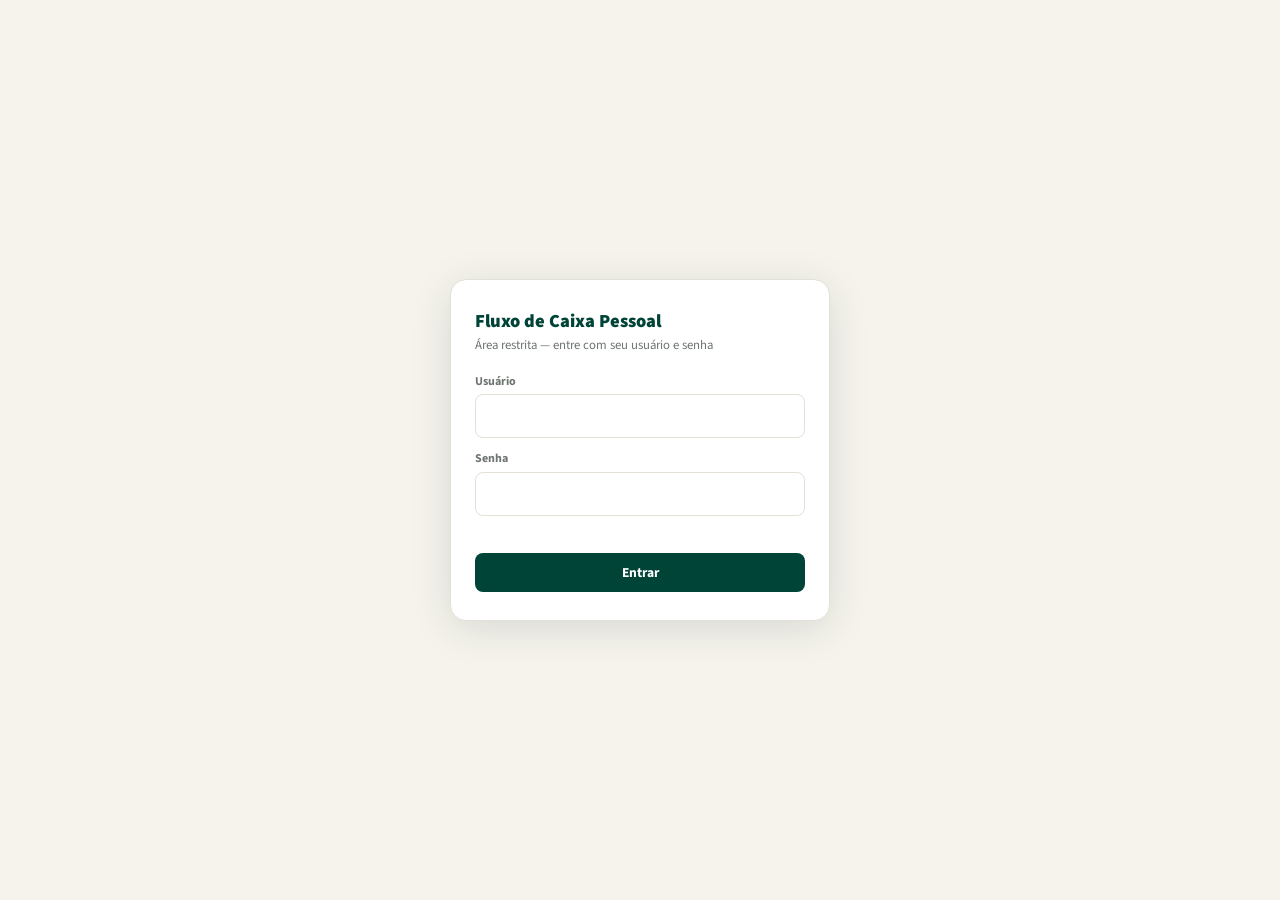
<file: fluxo-pessoal/index.html>
<!DOCTYPE html>
<html lang="pt-BR">
<head>
<meta charset="UTF-8">
<meta name="viewport" content="width=device-width, initial-scale=1.0">
<title>Fluxo de Caixa Pessoal — Samuel Fuhr</title>
<!-- ícone e identidade de web app (tela de início do celular) -->
<link rel="icon" href="icon.svg" type="image/svg+xml">
<link rel="apple-touch-icon" href="apple-touch-icon.png">
<link rel="manifest" href="manifest.webmanifest">
<meta name="theme-color" content="#004438">
<meta name="apple-mobile-web-app-title" content="Fluxo Pessoal">
<meta name="apple-mobile-web-app-capable" content="yes">
<meta name="apple-mobile-web-app-status-bar-style" content="black-translucent">
<!-- fonte carregada sem bloquear a página: se o CDN estiver lento/fora, a ferramenta abre normal -->
<link rel="preconnect" href="https://fonts.gstatic.com" crossorigin>
<link rel="stylesheet" href="https://fonts.googleapis.com/css2?family=Source+Sans+3:wght@400;600;700;900&display=swap" media="print" onload="this.media='all'">
<style>
:root{
  --verde:#004438; --laranja:#EC6C22; --vermelho:#B73D24; --petroleo:#10312B;
  --papel:#F5F3EC; --card:#FFFFFF; --borda:#E4E0D5; --muted:#6E7570; --tinta:#1C2A24;
}
*{margin:0;padding:0;box-sizing:border-box}
body{font-family:'Source Sans 3',-apple-system,'Segoe UI',Roboto,sans-serif;background:var(--papel);color:var(--tinta);font-size:15px;line-height:1.45}
.wrap{max-width:1060px;margin:0 auto;padding:0 12px 64px}
header{background:var(--verde);color:#fff;padding:calc(14px + env(safe-area-inset-top)) 12px 12px;margin-bottom:16px;position:sticky;top:0;z-index:50;box-shadow:0 2px 10px rgba(16,49,43,.18)}
header .hw{max-width:1060px;margin:0 auto;padding:0 4px}
header h1{font-size:1.35rem;font-weight:900;letter-spacing:-.01em}
header .sub{opacity:.85;font-size:.85rem;margin-top:2px}
.badge{display:inline-block;background:var(--laranja);color:#fff;font-weight:700;font-size:.72rem;padding:3px 10px;border-radius:99px;letter-spacing:.04em;text-transform:uppercase;margin-top:10px}
.badge.ok{background:#0E5C46}
.card{background:var(--card);border:1px solid var(--borda);border-radius:12px;padding:16px;margin-bottom:14px}
.card h2{font-size:.8rem;font-weight:700;text-transform:uppercase;letter-spacing:.08em;color:var(--muted);margin-bottom:12px}
.card h2 b{color:var(--verde)}
/* ---------- menu lateral ---------- */
html,body{overflow-x:hidden;overflow-x:clip}
#sidebar{position:fixed;top:0;left:0;bottom:0;width:250px;background:linear-gradient(180deg,#0E3A2F,#10312B);color:#fff;z-index:60;display:flex;flex-direction:column;padding:14px 12px;transform:translateX(-100%);transition:transform .22s ease;box-shadow:4px 0 24px rgba(16,49,43,.25)}
body.sb-open #sidebar{transform:none}
#sb-backdrop{position:fixed;inset:0;background:rgba(16,49,43,.45);z-index:55;display:none}
body.sb-open #sb-backdrop{display:block}
.sb-logo{display:flex;align-items:center;gap:10px;background:#fff;color:var(--verde);border-radius:12px;padding:10px 12px;margin-bottom:16px}
.sb-mark{width:36px;height:36px;border-radius:9px;background:var(--verde);color:#fff;font-weight:900;font-size:.85rem;display:flex;align-items:center;justify-content:center;letter-spacing:.02em}
.sb-logo b{font-size:.9rem;line-height:1.15;display:block}
.sb-logo small{display:block;color:var(--muted);font-size:.68rem;font-weight:600}
#ptabs{display:flex;flex-direction:column;gap:4px;flex:1;overflow-y:auto}
#ptabs span{display:flex;align-items:center;gap:12px;padding:11px 12px;border-radius:10px;font-size:.92rem;font-weight:600;color:rgba(255,255,255,.88);cursor:pointer}
#ptabs span svg{width:20px;height:20px;flex:0 0 20px;opacity:.9}
#ptabs span.on{background:rgba(255,255,255,.15);outline:1px solid rgba(255,255,255,.28)}
#ptabs span:not(.on):hover{background:rgba(255,255,255,.08)}
#hnav-user{display:none;flex-direction:column;gap:8px;margin-top:12px;padding-top:12px;border-top:1px solid rgba(255,255,255,.18)}
#hnav-user .chip{background:rgba(255,255,255,.14);padding:6px 12px;border-radius:99px;font-weight:700;font-size:.8rem;text-align:center}
#hnav-user button{background:transparent;border:1px solid rgba(255,255,255,.4);color:#fff;border-radius:10px;padding:9px 12px;font:inherit;font-size:.85rem;font-weight:600;cursor:pointer;width:100%}
#hnav-user button:hover{background:rgba(255,255,255,.12)}
#sb-burger{flex:0 0 auto;background:rgba(255,255,255,.14);border:1px solid rgba(255,255,255,.25);color:#fff;border-radius:10px;width:40px;height:40px;display:flex;align-items:center;justify-content:center;cursor:pointer}
#sb-burger svg{width:20px;height:20px}
@media(min-width:1100px){
  body{padding-left:250px}
  #sidebar{transform:none}
  #sb-burger{display:none}
  #sb-backdrop{display:none!important}
}
.selbar{display:flex;gap:8px;align-items:center;margin-bottom:10px}
select#selper{flex:0 0 auto;font:inherit;font-weight:700;color:var(--verde);background:#fff;border:1px solid var(--borda);border-radius:8px;padding:8px 10px;min-width:150px}
.pills{display:flex;gap:6px;overflow-x:auto;padding-bottom:4px;-webkit-overflow-scrolling:touch}
.pills::-webkit-scrollbar{height:0}
.pill{flex:0 0 auto;border:1px solid var(--borda);background:#fff;border-radius:99px;padding:5px 13px;font-size:.82rem;font-weight:600;color:var(--muted);cursor:pointer;white-space:nowrap}
.pill.on{background:var(--verde);border-color:var(--verde);color:#fff}
.pill.ctr.on{background:var(--laranja);border-color:var(--laranja)}
.selrow{margin-bottom:10px}
.fhead{display:flex;align-items:center;justify-content:space-between;gap:8px}
.fnav{display:flex;gap:6px}
.nbtn{width:32px;height:32px;border:1px solid var(--borda);border-radius:8px;display:flex;align-items:center;justify-content:center;font-size:1.1rem;font-weight:900;color:var(--verde);cursor:pointer;background:#fff;user-select:none}
.nbtn.off{opacity:.25;pointer-events:none}
.estr .bl{margin-bottom:16px}
.estr .bl>b{display:block;color:var(--verde);font-size:.9rem;margin-bottom:8px}
.estr .it{border-left:3px solid var(--laranja);padding:2px 0 2px 10px;margin-bottom:10px}
.estr .it b{display:block;font-size:.85rem}
.estr .it span{font-size:.82rem;color:#3D4A43;line-height:1.5}
.estr ul.pts{margin:4px 0 0 0;padding-left:16px}
.estr ul.pts li{font-size:.82rem;color:#3D4A43;line-height:1.55;margin-bottom:3px}
.estr .numrow{display:flex;align-items:baseline;gap:12px;border-left:3px solid var(--verde);padding:4px 0 4px 10px;margin-bottom:10px}
.estr .numrow .big{font-size:1.15rem;font-weight:900;color:var(--verde);white-space:nowrap;font-variant-numeric:tabular-nums}
.estr .numrow span{font-size:.8rem;color:#3D4A43;line-height:1.4}
.estr details{border:1px solid var(--borda);border-radius:8px;padding:8px 12px;margin-bottom:10px}
.estr details summary{font-size:.85rem;font-weight:700;color:var(--verde);cursor:pointer}
.estr details .it{margin-top:10px}
.tabs{display:inline-flex;border:1px solid var(--borda);border-radius:8px;overflow:hidden;margin-bottom:12px}
.tab{padding:5px 14px;font-size:.8rem;font-weight:700;color:var(--muted);cursor:pointer;background:#fff}
.tab.on{background:var(--petroleo);color:#fff}
.tbl-wrap{overflow-x:auto;-webkit-overflow-scrolling:touch}
table{border-collapse:collapse;width:100%;font-variant-numeric:tabular-nums}
th,td{padding:6px 10px;font-size:.86rem;white-space:nowrap;text-align:right;border-bottom:1px solid #EFECE3}
th{font-size:.7rem;text-transform:uppercase;letter-spacing:.05em;color:var(--muted);font-weight:700}
td.lab,th.lab{text-align:left;position:sticky;left:0;background:var(--card);max-width:230px;overflow:hidden;text-overflow:ellipsis}
tr.grp td{font-weight:700;cursor:pointer}
tr.grp td.lab::before{content:'▸ ';color:var(--laranja);font-size:.8em}
tr.grp.open td.lab::before{content:'▾ '}
tr.sub td{font-weight:400;color:#3D4A43;font-size:.82rem}
tr.sub td.lab{padding-left:24px;cursor:pointer;text-decoration:underline dotted #C9C4B5;text-underline-offset:3px}
tr.tot td{font-weight:900;border-top:2px solid var(--borda)}
tr.sobra td{font-weight:800;background:#E9F1EC;color:var(--petroleo);border-top:2px solid var(--borda)}
tr.sobra td.lab{background:#E9F1EC}
tr.sobra td.prevcol{color:#6E7F78;font-weight:600}
tr.sec td{cursor:pointer}
tr.sec td.lab::before{content:'▸ ';color:var(--laranja);font-size:.8em}
tr.sec.open td.lab::before{content:'▾ '}
tr.fluxo td{background:var(--verde);color:#fff;font-weight:900;border:none}
tr.fluxo td.lab{background:var(--verde)}
tr.caixa td{color:var(--petroleo);font-weight:700;background:#F2F0E8}
tr.caixa td.lab{background:#F2F0E8}
.neg{color:var(--vermelho)}
tr.fluxo td.neg{color:#FFD9CC}
.prevcol{color:#8A9089;font-weight:400}
tr.tot td.prevcol,tr.grp td.prevcol{font-weight:600;color:#8A9089}
tr.fluxo td.prevcol{color:#BFD8CE;font-weight:700}
.mini{font-size:.72rem;color:var(--muted);margin-top:10px;line-height:1.5}
.legend{display:flex;gap:14px;flex-wrap:wrap;font-size:.72rem;color:var(--muted);margin-bottom:8px}
.legend b{color:var(--tinta)}
.bars .row{display:flex;align-items:center;gap:10px;margin-bottom:7px}
.bars .n{flex:0 0 168px;font-size:.82rem;font-weight:600;text-align:right;overflow:hidden;text-overflow:ellipsis;white-space:nowrap}
.bars .track{flex:1;height:16px;background:#F0EDE4;border-radius:4px;overflow:hidden;display:block}
.bars .fill{display:block;height:100%;background:var(--laranja);border-radius:4px;min-width:2px}
.bars .v{flex:0 0 86px;font-size:.82rem;font-weight:700;font-variant-numeric:tabular-nums}
.list li{display:flex;justify-content:space-between;gap:12px;padding:8px 0;border-bottom:1px solid #EFECE3;font-size:.86rem}
.list li:last-child{border:none}
.list .q{flex:1}
.list .f{color:var(--muted);font-size:.76rem;display:block}
.list .v{font-weight:700;font-variant-numeric:tabular-nums;white-space:nowrap}
ol.pend{padding-left:20px}
ol.pend li{margin-bottom:9px;font-size:.86rem}
.grid2{display:grid;grid-template-columns:1fr 1fr;gap:14px}
@media(max-width:720px){.grid2{grid-template-columns:1fr}}
.kv{display:flex;justify-content:space-between;padding:6px 0;border-bottom:1px solid #EFECE3;font-size:.85rem;gap:10px}
.kv .k small{display:block;color:var(--muted);font-size:.74rem}
.kv .v{font-weight:700;font-variant-numeric:tabular-nums;white-space:nowrap}
.kv.tt{border-top:2px solid var(--borda);font-weight:900}
.note{background:#FBF4EC;border:1px solid #F0DCC8;border-radius:8px;padding:10px 12px;font-size:.8rem;color:#6A503B;margin-top:10px}
.qwrap{position:relative;display:flex;align-items:center;gap:10px}
.qhelp{flex:0 0 auto;width:24px;height:24px;border-radius:50%;border:1px solid var(--borda);background:#fff;color:var(--muted);font-weight:700;font-size:.85rem;cursor:pointer;display:inline-flex;align-items:center;justify-content:center;line-height:1;padding:0}
.qhelp:hover{color:#6A503B;border-color:#F0DCC8;background:#FBF4EC}
.qpop{display:none;position:absolute;top:calc(100% + 8px);left:0;right:0;max-width:560px;background:#FBF4EC;border:1px solid #F0DCC8;border-radius:8px;padding:12px 14px;font-size:.8rem;color:#6A503B;line-height:1.55;z-index:40;box-shadow:0 6px 18px rgba(28,42,36,.12)}
.qhelp:hover ~ .qpop,.qpop.on{display:block}
.qpop-up{top:auto;bottom:calc(100% + 8px)}
body.is-admin .qwrap.admin-only{display:flex}
#modal{position:fixed;inset:0;background:rgba(16,49,43,.55);display:none;align-items:flex-end;justify-content:center;z-index:50}
#modal.on{display:flex}
#modal .box{background:#fff;border-radius:16px 16px 0 0;max-width:620px;width:100%;max-height:78vh;overflow-y:auto;padding:18px}
#modal h3{font-size:.95rem;color:var(--verde);margin-bottom:4px}
#modal .sub{font-size:.76rem;color:var(--muted);margin-bottom:10px}
#modal .x{float:right;border:none;background:#F0EDE4;border-radius:99px;width:30px;height:30px;font-size:1rem;cursor:pointer}
footer{font-size:.72rem;color:var(--muted);line-height:1.6;margin-top:24px}

/* ---------- login e acessos ---------- */
#login-ov{position:fixed;inset:0;background:var(--papel);z-index:100;display:flex;align-items:center;justify-content:center;padding:16px}
#login-ov .box{background:var(--card);border:1px solid var(--borda);border-radius:16px;padding:28px 24px;max-width:380px;width:100%;box-shadow:0 8px 40px rgba(16,49,43,.12)}
#login-ov h1{font-size:1.15rem;font-weight:900;color:var(--verde);margin-bottom:2px}
#login-ov .sub{font-size:.8rem;color:var(--muted);margin-bottom:18px}
#login-ov label{display:block;font-size:.75rem;font-weight:700;color:var(--muted);margin-bottom:12px}
#login-ov input{display:block;width:100%;margin-top:4px;padding:10px 12px;border:1px solid var(--borda);border-radius:8px;font:inherit;font-size:.95rem}
#login-ov input:focus{outline:2px solid var(--verde);border-color:var(--verde)}
#login-msg{font-size:.78rem;color:var(--vermelho);min-height:1.2em;margin-bottom:10px}
.btn{background:var(--verde);color:#fff;border:none;border-radius:8px;padding:10px 18px;font:inherit;font-weight:700;font-size:.85rem;cursor:pointer}
.btn:hover{background:#0E5C46}
.btn:disabled{opacity:.55;cursor:wait}
.btn.sm{padding:4px 10px;font-size:.72rem;background:#F0EDE4;color:var(--tinta)}
.btn.sm:hover{background:var(--borda)}
.btn.sm.danger{color:var(--vermelho)}
.btn.wide{width:100%}
.formgrid{display:grid;grid-template-columns:1fr 1fr;gap:10px 14px;margin-bottom:12px}
.formgrid label{font-size:.75rem;font-weight:700;color:var(--muted)}
.formgrid label.full{grid-column:1/-1}
.formgrid input,.formgrid select,.formgrid textarea{display:block;width:100%;margin-top:4px;padding:8px 10px;border:1px solid var(--borda);border-radius:8px;font:inherit;font-size:.88rem;background:#fff}
.formgrid textarea{resize:vertical}
#p27tab input{width:92px;padding:6px 8px;border:1px solid var(--borda);border-radius:8px;font:inherit;font-size:.85rem;background:#fff;text-align:right}
#p27tab tr.p27-man input{border-color:var(--laranja);font-weight:700}
#p27tab tr.p27-man td.lab::after{content:' ✎';color:var(--laranja)}
@media(max-width:560px){#p27tab .col26{display:none}
#p27tab td.lab,#p27tab th.lab{max-width:138px}
#p27tab input{width:82px;padding:6px 6px}
#p27tab th,#p27tab td{padding:6px 6px}}
@media(max-width:560px){.formgrid{grid-template-columns:1fr}}
.admin-only{display:none}
body.is-admin .admin-only{display:block}
/* módulos expansíveis das Configurações */
details.cfg > summary{cursor:pointer;list-style:none;display:flex;align-items:center;justify-content:space-between;font-size:.8rem;font-weight:700;text-transform:uppercase;letter-spacing:.08em;color:var(--muted);-webkit-user-select:none;user-select:none}
details.cfg > summary::-webkit-details-marker{display:none}
details.cfg > summary::after{content:'▾';font-size:1rem;color:var(--verde);transition:transform .15s;transform:rotate(-90deg)}
details.cfg[open] > summary::after{transform:rotate(0)}
details.cfg[open] > summary{margin-bottom:12px}
#hnav-user{display:none;align-items:center;gap:10px;margin-top:8px;font-size:.78rem}
#hnav-user .chip{background:rgba(255,255,255,.14);padding:3px 12px;border-radius:99px;font-weight:700}
#hnav-user button{background:transparent;border:1px solid rgba(255,255,255,.4);color:#fff;border-radius:99px;padding:3px 12px;font:inherit;font-size:.75rem;cursor:pointer}
#hnav-user button:hover{background:rgba(255,255,255,.12)}
</style>
</head>
<body>
<header><div class="hw" style="display:flex;gap:12px;align-items:flex-start">
  <button id="sb-burger" aria-label="Abrir menu" onclick="document.body.classList.add('sb-open')">
    <svg viewBox="0 0 24 24" fill="none" stroke="currentColor" stroke-width="2" stroke-linecap="round"><line x1="3" y1="6" x2="21" y2="6"/><line x1="3" y1="12" x2="21" y2="12"/><line x1="3" y1="18" x2="21" y2="18"/></svg>
  </button>
  <div>
    <h1>Fluxo de Caixa Pessoal</h1>
    <div class="sub">realizado até <b id="hcorte"></b></div>
  </div>
</div></header>

<aside id="sidebar">
  <div class="sb-logo">
    <div class="sb-mark">FC</div>
    <div><b>Fluxo de Caixa</b><small>Pessoal · 2026</small></div>
  </div>
  <nav id="ptabs">
    <span data-p="fluxo" class="on"><svg viewBox="0 0 24 24" fill="none" stroke="currentColor" stroke-width="2" stroke-linecap="round" stroke-linejoin="round"><polyline points="23 6 13.5 15.5 8.5 10.5 1 18"/><polyline points="17 6 23 6 23 12"/></svg>Fluxo</span>
    <span data-p="docs"><svg viewBox="0 0 24 24" fill="none" stroke="currentColor" stroke-width="2" stroke-linecap="round" stroke-linejoin="round"><line x1="8" y1="6" x2="21" y2="6"/><line x1="8" y1="12" x2="21" y2="12"/><line x1="8" y1="18" x2="21" y2="18"/><line x1="3" y1="6" x2="3.01" y2="6"/><line x1="3" y1="12" x2="3.01" y2="12"/><line x1="3" y1="18" x2="3.01" y2="18"/></svg>Transações</span>
    <span data-p="plano"><svg viewBox="0 0 24 24" fill="none" stroke="currentColor" stroke-width="2" stroke-linecap="round" stroke-linejoin="round"><rect x="3" y="3" width="7" height="7"/><rect x="14" y="3" width="7" height="7"/><rect x="14" y="14" width="7" height="7"/><rect x="3" y="14" width="7" height="7"/></svg>Plano</span>
    <span data-p="patri"><svg viewBox="0 0 24 24" fill="none" stroke="currentColor" stroke-width="2" stroke-linecap="round" stroke-linejoin="round"><rect x="2" y="7" width="20" height="14" rx="2"/><path d="M16 21V5a2 2 0 0 0-2-2h-4a2 2 0 0 0-2 2v16"/></svg>Patrimônio</span>
    <span data-p="estr"><svg viewBox="0 0 24 24" fill="none" stroke="currentColor" stroke-width="2" stroke-linecap="round" stroke-linejoin="round"><circle cx="12" cy="12" r="10"/><polygon points="16.24 7.76 14.12 14.12 7.76 16.24 9.88 9.88 16.24 7.76"/></svg>Estratégia</span>
    <span data-p="pend"><svg viewBox="0 0 24 24" fill="none" stroke="currentColor" stroke-width="2" stroke-linecap="round" stroke-linejoin="round"><path d="M9 11l3 3L22 4"/><path d="M21 12v7a2 2 0 0 1-2 2H5a2 2 0 0 1-2-2V5a2 2 0 0 1 2-2h11"/></svg>Pendências</span>
    <span data-p="config"><svg viewBox="0 0 24 24" fill="none" stroke="currentColor" stroke-width="2" stroke-linecap="round" stroke-linejoin="round"><circle cx="12" cy="12" r="3"/><path d="M19.4 15a1.65 1.65 0 0 0 .33 1.82l.06.06a2 2 0 0 1 0 2.83 2 2 0 0 1-2.83 0l-.06-.06a1.65 1.65 0 0 0-1.82-.33 1.65 1.65 0 0 0-1 1.51V21a2 2 0 0 1-2 2 2 2 0 0 1-2-2v-.09A1.65 1.65 0 0 0 9 19.4a1.65 1.65 0 0 0-1.82.33l-.06.06a2 2 0 0 1-2.83 0 2 2 0 0 1 0-2.83l.06-.06a1.65 1.65 0 0 0 .33-1.82 1.65 1.65 0 0 0-1.51-1H3a2 2 0 0 1-2-2 2 2 0 0 1 2-2h.09A1.65 1.65 0 0 0 4.6 9a1.65 1.65 0 0 0-.33-1.82l-.06-.06a2 2 0 0 1 0-2.83 2 2 0 0 1 2.83 0l.06.06a1.65 1.65 0 0 0 1.82.33H9a1.65 1.65 0 0 0 1-1.51V3a2 2 0 0 1 2-2 2 2 0 0 1 2 2v.09a1.65 1.65 0 0 0 1 1.51 1.65 1.65 0 0 0 1.82-.33l.06-.06a2 2 0 0 1 2.83 0 2 2 0 0 1 0 2.83l-.06.06a1.65 1.65 0 0 0-.33 1.82V9a1.65 1.65 0 0 0 1.51 1H21a2 2 0 0 1 2 2 2 2 0 0 1-2 2h-.09a1.65 1.65 0 0 0-1.51 1z"/></svg>Configurações</span>
  </nav>
  <div id="hnav-user">
    <span class="chip" id="uchip"></span>
    <button onclick="Vault.logout()">⟶ &nbsp;Sair</button>
  </div>
</aside>
<div id="sb-backdrop" onclick="document.body.classList.remove('sb-open')"></div>

<div class="wrap">

  <section id="page-fluxo">
  <div class="selbar">
    <select id="selper" onchange="selPer(this.value)"></select>
    <div class="fnav"><span class="nbtn" id="nprev" onclick="navPer(-1)">‹</span><span class="nbtn" id="nnext" onclick="navPer(1)">›</span></div>
  </div>
  <div class="pills" id="centros" style="margin-bottom:10px"></div>

  <div class="card">
    <div class="fhead"><h2 style="margin-bottom:0"><b>Fluxo de caixa</b> · <span id="ftitulo"></span></h2></div>
    <div style="height:10px"></div>
    <div class="tabs" id="subtabs">
      <span class="tab on" data-v="resumo">Resumo</span>
      <span class="tab" data-v="semanas">Semanas</span>
      <span class="tab" data-v="dias">Dias</span>
    </div>
    <div class="legend" id="flegend"></div>
    <div id="fcontrols"></div>
    <div class="tbl-wrap" id="ftabela"></div>
    <div class="qwrap" style="margin-top:10px"><button type="button" class="qhelp" aria-label="Como ler esta tabela">?</button><span style="color:var(--muted);font-size:.8rem">Como ler esta visão</span>
      <div class="qpop qpop-up" id="fnota"></div></div>
  </div>

  <div class="card">
    <h2>Para onde vai o dinheiro · <span id="btitulo"></span></h2>
    <div class="bars" id="barras"></div>
  </div>

  <div class="card" id="card-agenda">
    <h2>Agenda conhecida · set–dez</h2>
    <ul class="list" id="agenda"></ul>
  </div>

  <div class="card" id="card-contas">
    <div class="qwrap" style="margin-bottom:12px"><h2 style="margin-bottom:0">Contas bancárias · saldo no fim de cada mês</h2><button type="button" class="qhelp" aria-label="Sobre este card">?</button>
      <div class="qpop" id="nota-contas">Giro entre contas próprias fica fora do fluxo.</div></div>
    <div class="tbl-wrap" id="contas"></div>
  </div>
  </section>

  <section id="page-plano" style="display:none">
  <div class="card">
    <h2>Plano × Realizado · mediana mensal jan–jul</h2>
    <div class="tbl-wrap" id="planotab"></div>
    <div class="mini">Plano: tua planilha de orçamento. Realizado: mediana mensal derivada dos extratos conciliados. ✓ dentro/abaixo do plano · ▲ deriva a conter · ◆ decisão de posicionamento pós-plano (nomear verba) · ● sem linha no plano.</div>
  </div>
  <div class="card">
    <h2>Remuneração 2026 · plano × ritmo</h2>
    <div id="planorem"></div>
  </div>
  <div class="card estr">
    <h2>O que a comparação ensina</h2>
    <div id="planoins"></div>
  </div>
  </section>

  <section id="page-patri" style="display:none">
  <div class="card">
    <h2>Metas</h2>
    <div id="metas"></div>
  </div>
  <div class="grid2">
    <div class="card">
      <div class="qwrap" style="margin-bottom:12px"><h2 style="margin-bottom:0">Reservas e investimentos</h2><button type="button" class="qhelp" aria-label="Sobre este card">?</button>
      <div class="qpop" id="nota-reservas"></div></div>
      <div id="reservas"></div>
    </div>
    <div class="card">
      <h2>Patrimônio · foto do IR + eventos 2026</h2>
      <div id="patrimonio"></div>
    </div>
  </div>

  </section>

  <section id="page-estr" style="display:none">
  <div class="card estr">
    <div class="qwrap" style="margin-bottom:12px"><h2 style="margin-bottom:0">Estratégia — decisões de capital</h2><button type="button" class="qhelp" aria-label="Sobre este card">?</button>
      <div class="qpop" id="nota-estrategia"></div></div>
    <div id="estrategia"></div>
  </div>

  </section>

  <section id="page-pend" style="display:none">
  <div class="card">
    <h2>Pendências para a próxima atualização</h2>
    <ol class="pend" id="pendencias"></ol>
  </div>
  </section>

  <section id="page-docs" style="display:none">
  <div class="card">
    <h2>Transações</h2>
    <div class="formgrid">
      <label>Regime
        <select id="tx-regime">
          <option value="pag">Mês do pagamento</option>
          <option value="comp">Mês de competência</option>
        </select></label>
      <label>Agrupar por
        <select id="tx-grupo">
          <option value="mes">Mês</option>
          <option value="cat">Categoria</option>
        </select></label>
      <label>Categoria <select id="tx-cat"></select></label>
      <label>Conta / cartão <select id="tx-org"></select></label>
      <label class="full">Buscar <input id="tx-busca" autocomplete="off" placeholder="ex.: posto, ifood, prudential…"></label>
    </div>
    <div id="tx-lista" style="margin-top:6px"></div>
    <div class="mini" style="margin-top:8px">Competência: compras de cartão contam no mês em que foram feitas (mês anterior ao pagamento da fatura); no regime de pagamento, tudo conta no dia em que saiu ou entrou na conta. Giros entre contas próprias aparecem marcados e ficam fora dos totais.</div>
  </div>
  <div class="card">
    <h2>Documentos guardados</h2>
    <div class="tbl-wrap" id="doc-lista"></div>
    <div class="mini">Extratos importados e itens de fatura processados são arquivados aqui automaticamente, criptografados junto com os dados. Para enviar um novo extrato ou fatura, use a aba <b>Configurações</b>.</div>
  </div>
  </section>

  <section id="page-config" style="display:none">
  <details class="card cfg" open>
    <summary>Importar para os lançamentos</summary>
    <div class="formgrid">
      <label class="full">Arquivo — extrato do banco (OFX) ou fatura do cartão (CSV) <input type="file" id="imp-file"></label>
      <label class="full">ou cole aqui o texto da fatura <textarea id="imp-txt" rows="3" placeholder="uma linha por compra, valor no fim — ex.: POSTO SAPATAO  81,40"></textarea></label>
    </div>
    <div class="qwrap">
      <button class="btn" id="imp-ler">Enviar</button>
      <button type="button" class="qhelp" id="imp-help" aria-label="Como funciona a importação">?</button>
      <div class="qpop" id="imp-help-pop">Só anexar e enviar — a ferramenta reconhece sozinha se é <b>extrato</b> (Sicredi ou Nubank) ou <b>fatura de cartão</b>, e no caso da fatura identifica também o cartão e o mês (dá para corrigir na revisão, se precisar). <b>Extrato</b>: ignora o que já está conciliado, classifica pelas regras do teu pipeline e nada entra sem a conciliação no centavo fechar. <b>Fatura</b>: pode ser enviada a qualquer momento, mesmo antes de fechar — fica guardada criptografada, já classificada, e entra no caixa <b>no dia do pagamento</b>, quando o débito aparecer na importação do extrato.</div>
    </div>
    <div class="mini" id="imp-msg" style="margin-top:8px"></div>
    <div id="imp-review" style="margin-top:12px"></div>
  </details>
  <details class="card cfg">
    <summary>Plano 2027 — premissas e valores</summary>
    <div class="formgrid">
      <label>Crescimento da renda (% ao ano) <input id="p27-renda" type="text" inputmode="decimal"></label>
      <label>Reajuste das despesas (% ao ano) <input id="p27-desp" type="text" inputmode="decimal"></label>
    </div>
    <div class="tbl-wrap" id="p27tab" style="margin-bottom:10px"></div>
    <div class="mini" id="p27tot" style="margin-bottom:10px"></div>
    <div class="qwrap">
      <button class="btn" id="p27-aplicar">Aplicar plano</button>
      <button type="button" class="qhelp" aria-label="Explicação do plano 2027">?</button>
      <div class="qpop">Monta a visão "2027 — projeção" do Fluxo. Cada categoria parte da mediana mensal de 2026 e recebe o percentual de reajuste (coluna "2027 auto"); se você preencher um valor em "seu plano", ele vale no lugar do automático — apague o valor para voltar ao automático. Tudo fica guardado criptografado no cofre e sincronizado entre os aparelhos.</div>
    </div>
    <div class="mini" id="p27-msg" style="margin-top:8px"></div>
  </details>
  <details class="card cfg">
    <summary>Metas — alvos</summary>
    <div class="formgrid">
      <label>Emergência — alvo final (meses) <input id="mt-meses" type="text" inputmode="decimal"></label>
      <label>Emergência — meta intermediária (meses) <input id="mt-meta1" type="text" inputmode="decimal"></label>
      <label>Meta de patrimônio (R$) <input id="mt-alvo" type="text" inputmode="decimal"></label>
      <label>Rendimento das reservas (% a.a.) <input id="mt-rend" type="text" inputmode="decimal"></label>
    </div>
    <div class="qwrap">
      <button class="btn" id="mt-aplicar">Aplicar metas</button>
      <button type="button" class="qhelp" aria-label="Explicação das metas">?</button>
      <div class="qpop">O progresso das metas aparece na aba <b>Patrimônio</b>.</div>
    </div>
    <div class="mini" id="mt-msg" style="margin-top:8px"></div>
  </details>
  <details class="card cfg">
    <summary>Patrimônio por print ✨</summary>
    <div class="formgrid">
      <label class="full">Prints da posição (investimentos, poupança, corretora) — pode escolher vários de uma vez <input type="file" id="pat-file" accept="image/*" multiple></label>
    </div>
    <div class="qwrap">
      <button class="btn" id="pat-ler">Ler print</button>
      <button type="button" class="qhelp" aria-label="Como funciona o patrimônio por print">?</button>
      <div class="qpop">Anexe a captura de tela da posição (Sicredi, Nubank, corretora…). A IA lê os nomes e valores, e você confere item por item: atualizar uma reserva existente, criar uma nova (com o prazo de resgate já avaliado pela IA — marcado com ✨ para conferir) ou ignorar — nada é gravado sem a sua confirmação. Precisa da classificação com IA ativa; o print não fica guardado, só os valores confirmados, criptografados no cofre como tudo aqui.</div>
    </div>
    <div class="mini" id="pat-msg" style="margin-top:8px"></div>
    <div id="pat-review" style="margin-top:12px"></div>
  </details>
  <details class="card cfg">
    <summary>Usuários com acesso</summary>
    <div class="tbl-wrap" id="ac-lista"></div>
    <div class="qwrap admin-only" style="margin-top:8px">
      <button type="button" class="qhelp" aria-label="Como funcionam os usuários">?</button>
      <div class="qpop">Como administrador, você cria e exclui usuários. Cada pessoa entra com o próprio usuário e senha — a senha nunca fica gravada em lugar nenhum, ela é a chave que abre os dados.</div>
    </div>
  </details>
  <details class="card cfg admin-only">
    <summary>Criar usuário</summary>
    <div class="formgrid">
      <label>Usuário <input id="ac-user" autocomplete="off" placeholder="ex.: alessandra"></label>
      <label>Nome <input id="ac-nome" placeholder="ex.: Alessandra"></label>
      <label>Papel
        <select id="ac-role">
          <option value="usuario">Usuário</option>
          <option value="admin">Administrador</option>
        </select></label>
      <label>Senha <input type="password" id="ac-pass" autocomplete="new-password"></label>
      <label>Confirmar senha <input type="password" id="ac-pass2" autocomplete="new-password"></label>
    </div>
    <button class="btn" id="ac-add">Criar usuário</button>
    <div class="mini" id="ac-msg" style="margin-top:8px"></div>
  </details>
  <details class="card cfg">
    <summary>Alterar minha senha</summary>
    <div class="formgrid">
      <label>Senha atual <input type="password" id="pw-old" autocomplete="current-password"></label>
      <label></label>
      <label>Nova senha <input type="password" id="pw-new" autocomplete="new-password"></label>
      <label>Confirmar nova senha <input type="password" id="pw-new2" autocomplete="new-password"></label>
    </div>
    <button class="btn" id="pw-change">Alterar senha</button>
    <div class="mini" id="pw-msg" style="margin-top:8px"></div>
  </details>
  <details class="card cfg admin-only">
    <summary>Publicação automática na base</summary>
    <div class="mini" id="gh-status" style="margin-bottom:8px"></div>
    <div class="formgrid" id="gh-form">
      <label class="full">Chave do GitHub <input type="password" id="gh-token" autocomplete="off" placeholder="github_pat_…"></label>
    </div>
    <div class="qwrap" style="gap:8px">
      <button class="btn" id="gh-save">Ativar publicação automática</button>
      <button class="btn sm danger" id="gh-off" style="display:none">desativar</button>
      <button type="button" class="qhelp" aria-label="Como funciona a publicação automática">?</button>
      <div class="qpop">Com isso ativo, toda alteração (acessos, importações, documentos) vai sozinha para a base — em ~1 minuto vale em todos os aparelhos. Como gerar a chave (2 min): github.com → foto de perfil → <b>Settings</b> → <b>Developer settings</b> → <b>Personal access tokens → Fine-grained tokens</b> → Generate new token → Repository access: <b>Only select repositories</b> → <i>painel-estacao-operacional</i> → Permissions → <b>Contents: Read and write</b> → Generate → cole aqui. A chave fica guardada <b>criptografada</b> dentro do cofre, nunca em texto aberto.</div>
    </div>
    <div class="mini" id="gh-msg" style="margin-top:8px"></div>
  </details>
  <details class="card cfg admin-only">
    <summary>Classificação inteligente (IA)</summary>
    <div class="mini" id="ia-status" style="margin-bottom:8px"></div>
    <div class="formgrid" id="ia-form">
      <label class="full">Chave da API da Anthropic <input type="password" id="ia-key" autocomplete="off" placeholder="sk-ant-…"></label>
    </div>
    <div class="qwrap" style="gap:8px">
      <button class="btn" id="ia-save">Ativar classificação com IA</button>
      <button class="btn sm danger" id="ia-off" style="display:none">desativar</button>
      <button type="button" class="qhelp" aria-label="Como funciona a classificação com IA">?</button>
      <div class="qpop">Com isso ativo, o site chama o <b>Claude</b> (a mesma IA daqui do Cowork) ao ler extratos e faturas: o que as regras fixas não reconhecem é classificado pela IA seguindo a tua metodologia, marcado com ✨ para conferência — e dá até para ler faturas coladas em formato bagunçado (texto de PDF, por exemplo). Como obter a chave (2 min): <b>console.anthropic.com</b> → API Keys → Create Key → cole aqui. Ela fica guardada <b>criptografada</b> no cofre. Apenas descrições e valores dos lançamentos são enviados para classificar; custo típico: centavos por fatura.</div>
    </div>
    <div class="mini" id="ia-msg" style="margin-top:8px"></div>
  </details>
  <details class="card cfg">
    <summary>Sincronização</summary>
    <div id="sync-card"></div>
  </details>
  </section>

  <footer>
  <div class="qwrap"><button type="button" class="qhelp" aria-label="Fontes e método">?</button><span style="color:var(--muted)">Fontes e método</span>
    <div class="qpop qpop-up" id="fontes"></div></div>
</footer>
</div>

<div id="modal" onclick="if(event.target===this)this.classList.remove('on')">
  <div class="box"><button class="x" onclick="document.getElementById('modal').classList.remove('on')">×</button>
  <h3 id="mtit"></h3><div class="sub" id="msub"></div><ul class="list" id="mlist"></ul></div>
</div>

<!-- ======================= tela de login ======================= -->
<div id="login-ov">
  <form class="box" id="login-form">
    <h1>Fluxo de Caixa Pessoal</h1>
    <div class="sub">Área restrita — entre com seu usuário e senha</div>
    <label>Usuário <input id="login-user" autocomplete="username" autocapitalize="none" required></label>
    <label>Senha <input type="password" id="login-pass" autocomplete="current-password" required></label>
    <div id="login-msg"></div>
    <button class="btn wide" id="login-btn" type="submit">Entrar</button>
  </form>
</div>

<script>
/* =================================================================
   Vault — cofre criptografado (WebCrypto, roda 100% no navegador)
   - dados.enc.json guarda: usuários (chave-mestra embrulhada pela
     senha de cada um, via PBKDF2-SHA256) + payload cifrado AES-GCM
   - login correto → destrava a chave-mestra → descriptografa os dados
   - alterações (usuários/documentos) são recriptografadas e salvas
     no navegador; o botão "Baixar dados.enc.json" exporta o arquivo
     para substituir na hospedagem
   ================================================================= */
const LS_KEY = 'fluxo_pessoal_store_v1';
const Vault = {
  store: null, key: null, rawKey: null, data: null, user: null, dirtyLocal: false,

  b64e(buf){ const u = new Uint8Array(buf); let s=''; const CH=0x8000;
    for (let i=0;i<u.length;i+=CH) s += String.fromCharCode.apply(null, u.subarray(i,i+CH));
    return btoa(s); },
  b64d(s){ const b = atob(s); const u = new Uint8Array(b.length);
    for (let i=0;i<b.length;i++) u[i] = b.charCodeAt(i);
    return u; },

  async loadStore(){
    let file = null, local = null;
    try { const r = await fetch('dados.enc.json', {cache:'no-store'}); if (r.ok) file = await r.json(); } catch(e){}
    try { const s = localStorage.getItem(LS_KEY); if (s) local = JSON.parse(s); } catch(e){}
    if (file && local) this.store = local.mod > file.mod ? local : file;
    else this.store = file || local;
    this.dirtyLocal = !!(local && (!file || local.mod > file.mod));
    return this.store;
  },

  async derive(pass, saltB64){
    const base = await crypto.subtle.importKey('raw', new TextEncoder().encode(pass), 'PBKDF2', false, ['deriveKey']);
    return crypto.subtle.deriveKey(
      {name:'PBKDF2', hash:this.store.kdf.hash, salt:this.b64d(saltB64), iterations:this.store.kdf.iter},
      base, {name:'AES-GCM', length:256}, false, ['encrypt','decrypt']);
  },

  async login(u, pass){
    const rec = this.store.users.find(x => x.u.toLowerCase() === u.trim().toLowerCase());
    if (!rec) throw new Error('Usuário ou senha incorretos.');
    let raw;
    try {
      const uk = await this.derive(pass, rec.salt);
      raw = await crypto.subtle.decrypt({name:'AES-GCM', iv:this.b64d(rec.iv)}, uk, this.b64d(rec.wk));
    } catch(e){ throw new Error('Usuário ou senha incorretos.'); }
    this.rawKey = raw;
    this.key = await crypto.subtle.importKey('raw', raw, {name:'AES-GCM'}, false, ['encrypt','decrypt']);
    const plain = await crypto.subtle.decrypt({name:'AES-GCM', iv:this.b64d(this.store.payload.iv)}, this.key, this.b64d(this.store.payload.ct));
    this.data = JSON.parse(new TextDecoder().decode(plain));
    if (!this.data.docs) this.data.docs = [];
    this.user = rec;
  },

  async save(){
    const iv = crypto.getRandomValues(new Uint8Array(12));
    const ct = await crypto.subtle.encrypt({name:'AES-GCM', iv}, this.key, new TextEncoder().encode(JSON.stringify(this.data)));
    this.store.payload = { iv: this.b64e(iv), ct: this.b64e(ct) };
    this.store.mod = new Date().toISOString();
    this.dirtyLocal = true;
    try { localStorage.setItem(LS_KEY, JSON.stringify(this.store)); }
    catch(e){ alert('O navegador ficou sem espaço para guardar as alterações localmente. Baixe agora o dados.enc.json atualizado (aba Acessos) para não perdê-las.'); }
    this.autoPublish();
  },

  // Publicação automática: envia o dados.enc.json atualizado para a base
  // via API do GitHub. A chave vive criptografada dentro do próprio cofre.
  pubStatus: null, pubHora: null, pubErro: null, _pubBusy: false, _pubAgain: false,
  async autoPublish(){
    const cfg = this.data && this.data.sync;
    if (!cfg || !cfg.token || !this.dirtyLocal) { if (window.renderSync) renderSync(); return; }
    if (this._pubBusy){ this._pubAgain = true; return; }
    this._pubBusy = true;
    this.pubStatus = 'publicando'; if (window.renderSync) renderSync();
    try {
      const api = `https://api.github.com/repos/${cfg.repo}/contents/${cfg.path}`;
      const hdr = { Authorization: 'Bearer ' + cfg.token, Accept: 'application/vnd.github+json' };
      const getSha = async () => {
        const g = await fetch(`${api}?ref=${cfg.branch}`, { headers: hdr });
        if (g.ok) return (await g.json()).sha;
        if (g.status === 404) return null;
        throw new Error('leitura da base: HTTP ' + g.status);
      };
      const body = { message: 'chore: sincroniza dados.enc.json (publicação automática)', branch: cfg.branch,
        content: this.b64e(new TextEncoder().encode(JSON.stringify(this.store))) };
      const sha = await getSha(); if (sha) body.sha = sha;
      let r = await fetch(api, { method:'PUT', headers:{...hdr,'Content-Type':'application/json'}, body: JSON.stringify(body) });
      if (r.status === 409 || r.status === 422){
        const s2 = await getSha(); if (s2) body.sha = s2; else delete body.sha;
        r = await fetch(api, { method:'PUT', headers:{...hdr,'Content-Type':'application/json'}, body: JSON.stringify(body) });
      }
      if (!r.ok) throw new Error('HTTP ' + r.status + (r.status===401||r.status===403 ? ' — chave inválida ou sem permissão' : ''));
      this.dirtyLocal = false; this.pubStatus = 'ok'; this.pubErro = null;
      if (window.__dataTagRefresh) window.__dataTagRefresh();   // a própria publicação não deve derrubar esta tela
      this.pubHora = new Date().toTimeString().slice(0,5);
    } catch(e){
      this.pubStatus = 'erro'; this.pubErro = e.message;
    }
    this._pubBusy = false;
    if (window.renderSync) renderSync();
    if (this._pubAgain){ this._pubAgain = false; this.autoPublish(); }
  },

  exportFile(){
    const blob = new Blob([JSON.stringify(this.store)], {type:'application/json'});
    const a = document.createElement('a');
    a.href = URL.createObjectURL(blob); a.download = 'dados.enc.json';
    a.click(); URL.revokeObjectURL(a.href);
  },

  async addUser(u, nome, role, pass){
    if (this.user.role !== 'admin') throw new Error('Só o administrador cria usuários.');
    if (this.store.users.some(x => x.u.toLowerCase() === u.toLowerCase())) throw new Error('Já existe um usuário com esse nome.');
    if (!/^[a-z0-9._-]+$/i.test(u)) throw new Error('Use só letras, números, ponto, hífen ou _ no usuário.');
    const salt = crypto.getRandomValues(new Uint8Array(16));
    const saltB64 = this.b64e(salt);
    const uk = await this.derive(pass, saltB64);
    const iv = crypto.getRandomValues(new Uint8Array(12));
    const wk = await crypto.subtle.encrypt({name:'AES-GCM', iv}, uk, this.rawKey);
    this.store.users.push({ u, nome, role, salt: saltB64, iv: this.b64e(iv), wk: this.b64e(wk), criado: new Date().toISOString().slice(0,10) });
    await this.save();
  },

  async delUser(u){
    if (this.user.role !== 'admin') throw new Error('Só o administrador exclui usuários.');
    if (u.toLowerCase() === this.user.u.toLowerCase()) throw new Error('Você não pode excluir o próprio acesso.');
    const resto = this.store.users.filter(x => x.u.toLowerCase() !== u.toLowerCase());
    if (!resto.some(x => x.role === 'admin')) throw new Error('É preciso manter pelo menos um administrador.');
    this.store.users = resto;
    await this.save();
  },

  async changePass(oldPass, newPass){
    const rec = this.store.users.find(x => x.u === this.user.u);
    try {
      const uk = await this.derive(oldPass, rec.salt);
      await crypto.subtle.decrypt({name:'AES-GCM', iv:this.b64d(rec.iv)}, uk, this.b64d(rec.wk));
    } catch(e){ throw new Error('Senha atual incorreta.'); }
    const salt = crypto.getRandomValues(new Uint8Array(16));
    rec.salt = this.b64e(salt);
    const uk = await this.derive(newPass, rec.salt);
    const iv = crypto.getRandomValues(new Uint8Array(12));
    rec.wk = this.b64e(await crypto.subtle.encrypt({name:'AES-GCM', iv}, uk, this.rawKey));
    rec.iv = this.b64e(iv);
    await this.save();
  },

  logout(){ location.reload(); },
};

function startApp(){
  window.__VAULT_DATA__ = Vault.data;
  document.getElementById('login-ov').style.display = 'none';
  document.getElementById('uchip').textContent = Vault.user.nome || Vault.user.u;
  document.getElementById('hnav-user').style.display = 'flex';
  if (Vault.user.role === 'admin') document.body.classList.add('is-admin');
  const s = document.createElement('script');
  s.src = 'app.js';
  document.body.appendChild(s);
}

(async function(){
  const msg = document.getElementById('login-msg');
  if (sessionStorage.getItem('fp-dados')){
    sessionStorage.removeItem('fp-dados');
    msg.textContent = 'Os dados foram atualizados em outro aparelho — entre novamente para carregar a versão mais recente.';
  }
  if (sessionStorage.getItem('fp-atualizado')){
    sessionStorage.removeItem('fp-atualizado');
    msg.textContent = 'A ferramenta foi atualizada — por segurança, todos os acessos foram desconectados. Entre novamente.';
  }
  const st = await Vault.loadStore();
  if (!st){
    msg.textContent = 'Arquivo de dados (dados.enc.json) não encontrado. Se você abriu o arquivo direto do computador, sirva a pasta com um servidor local ou acesse pela hospedagem.';
    document.getElementById('login-btn').disabled = true;
    return;
  }
  document.getElementById('login-form').addEventListener('submit', async (e) => {
    e.preventDefault();
    const btn = document.getElementById('login-btn');
    btn.disabled = true; btn.textContent = 'Verificando…'; msg.textContent = '';
    try {
      await Vault.login(document.getElementById('login-user').value, document.getElementById('login-pass').value);
      startApp();
    } catch(err){
      msg.textContent = err.message;
      btn.disabled = false; btn.textContent = 'Entrar';
    }
  });
})();
</script>
</body>
</html>
</file>
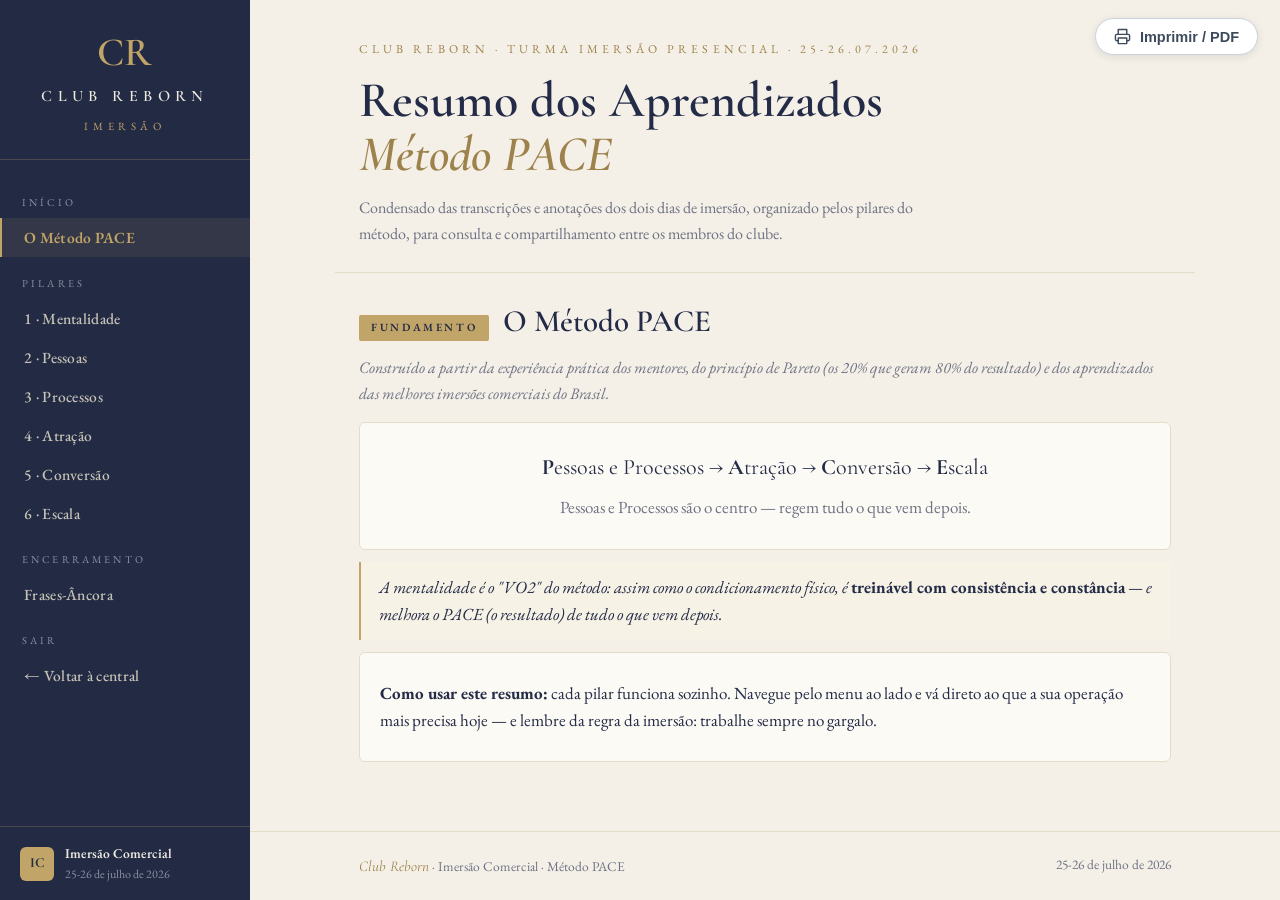
<file: roadmap/resumo.html>
<!DOCTYPE html>
<html lang="pt-BR">
<head>
<meta charset="UTF-8">
<meta name="viewport" content="width=device-width, initial-scale=1.0">
<meta name="color-scheme" content="light">
<title>Imersão Comercial — Resumo dos Aprendizados · Club Reborn</title>
<link rel="icon" href="data:image/svg+xml,%3Csvg xmlns='http://www.w3.org/2000/svg' viewBox='0 0 64 64'%3E%3Crect width='64' height='64' rx='14' fill='%23004438'/%3E%3Ctext x='32' y='45' text-anchor='middle' font-family='Georgia,serif' font-style='italic' font-weight='600' font-size='38' fill='%23EC6C22'%3ES%3C/text%3E%3C/svg%3E">
<link rel="preconnect" href="https://fonts.googleapis.com">
<link href="https://fonts.googleapis.com/css2?family=Cormorant+Garamond:ital,wght@0,500;0,600;0,700;1,600&family=EB+Garamond:ital,wght@0,400;0,500;0,600;1,400&family=IBM+Plex+Mono:wght@500;600&display=swap" rel="stylesheet">
<style>
:root{
  color-scheme:light;
  --marinho:#222A44;
  --marinho-escuro:#1A2136;
  --dourado:#C0A468;
  --dourado-escuro:#9E824C;
  --creme:#F4F0E7;
  --card:#FCFAF4;
  --tinta:#232B47;
  --tinta-suave:#6E7284;
  --linha:#E3DCC9;
  --sidebar-w:250px;
}
*{margin:0;padding:0;box-sizing:border-box}
html{scroll-behavior:smooth;background:var(--creme)}
@media (prefers-reduced-motion: reduce){html{scroll-behavior:auto}*{transition:none!important;animation:none!important}}
body{font-family:'EB Garamond',serif;background:var(--creme);color:var(--tinta);line-height:1.6;font-size:17px}

/* ---------- Barra superior (mobile) ---------- */
.topbar{display:none;position:sticky;top:0;z-index:70;background:var(--marinho);color:#fff;padding:12px 16px;align-items:center;gap:12px}
.topbar button{background:none;border:1px solid rgba(192,164,104,.5);border-radius:6px;color:var(--dourado);font-size:18px;line-height:1;padding:6px 10px;cursor:pointer}
.topbar .t{font-family:'Cormorant Garamond',serif;font-weight:600;font-size:17px;letter-spacing:.02em}
.topbar .t i{color:var(--dourado);font-style:italic}

/* ---------- Layout ---------- */
.layout{display:flex;min-height:100vh}
aside{width:var(--sidebar-w);flex-shrink:0;background:var(--marinho);color:#D9D5C8;display:flex;flex-direction:column;position:sticky;top:0;height:100vh;overflow-y:auto}
.brand{padding:32px 20px 24px;border-bottom:1px solid rgba(192,164,104,.25);text-align:center}
.brand .monograma{font-family:'Cormorant Garamond',serif;font-weight:600;font-size:40px;color:var(--dourado);line-height:1;letter-spacing:.02em}
.brand .nome{font-family:'Cormorant Garamond',serif;font-weight:600;font-size:16px;letter-spacing:.34em;text-transform:uppercase;color:#EDEAE0;margin-top:12px}
.brand .tag{font-family:'EB Garamond',serif;font-size:11px;letter-spacing:.42em;text-transform:uppercase;color:var(--dourado);margin-top:8px}
.menu{flex:1;padding:16px 0}
.grupo{font-family:'EB Garamond',serif;font-size:10.5px;letter-spacing:.3em;text-transform:uppercase;color:#8C90A3;padding:18px 22px 7px}
.nav-link{display:flex;align-items:center;gap:10px;width:100%;text-align:left;background:none;border:none;color:#C6C3B6;font-family:'EB Garamond',serif;font-weight:500;font-size:15.5px;padding:9px 22px;cursor:pointer;border-left:2px solid transparent;letter-spacing:.02em}
.nav-link:hover{color:#fff;background:rgba(255,255,255,.04)}
.nav-link:focus-visible{outline:2px solid var(--dourado);outline-offset:-2px}
.nav-link.active{color:var(--dourado);background:rgba(192,164,104,.1);border-left-color:var(--dourado);font-weight:600}
.user{border-top:1px solid rgba(192,164,104,.25);padding:16px 20px;display:flex;gap:11px;align-items:center}
.user .av{width:34px;height:34px;border-radius:6px;background:var(--dourado);color:var(--marinho);font-family:'Cormorant Garamond',serif;font-weight:700;font-size:14px;display:flex;align-items:center;justify-content:center;flex-shrink:0}
.user .n1{font-size:13.5px;font-weight:600;color:#EDEAE0}
.user .n2{font-size:12px;color:#8C90A3}

.conteudo{flex:1;min-width:0;display:flex;flex-direction:column}
.wrap{max-width:860px;margin:0 auto;padding:0 24px;width:100%}

/* ---------- Cabeçalho ---------- */
header{background:var(--creme);padding:40px 0 0}
header .wrap{padding-bottom:26px;border-bottom:1px solid var(--linha)}
.eyebrow{font-family:'EB Garamond',serif;font-size:12px;letter-spacing:.34em;text-transform:uppercase;color:var(--dourado-escuro);margin-bottom:14px}
h1{font-family:'Cormorant Garamond',serif;font-weight:600;font-size:clamp(34px,4.8vw,50px);line-height:1.08;color:var(--tinta)}
h1 span{color:var(--dourado-escuro);font-style:italic}
.sub{color:var(--tinta-suave);margin-top:14px;max-width:600px;font-size:16px}

/* ---------- Seções ---------- */
main{padding:28px 0 80px;flex:1}
section{display:none}
section.active{display:block}
.km{display:flex;align-items:baseline;gap:14px;margin:24px 0 8px;flex-wrap:wrap}
.km .marco{font-family:'EB Garamond',serif;font-weight:600;font-size:11px;color:var(--marinho);background:var(--dourado);padding:4px 12px;border-radius:2px;letter-spacing:.24em;text-transform:uppercase;flex-shrink:0}
h2{font-family:'Cormorant Garamond',serif;font-weight:600;font-size:31px;color:var(--tinta)}
h3{font-family:'EB Garamond',serif;font-weight:600;font-size:13px;text-transform:uppercase;letter-spacing:.26em;color:var(--dourado-escuro);margin:26px 0 10px;border-bottom:1px solid var(--dourado);display:inline-block;padding-bottom:4px}
.lead{color:var(--tinta-suave);margin-bottom:16px;font-size:16px;font-style:italic}

/* cards & acordeões */
.card{background:var(--card);border:1px solid var(--linha);border-radius:6px;padding:18px 20px;margin:12px 0}
details.card{padding:0}
details.card summary{list-style:none;cursor:pointer;padding:15px 20px;font-weight:600;display:flex;align-items:center;gap:11px;font-size:16.5px;color:var(--tinta);font-family:'EB Garamond',serif}
details.card summary::-webkit-details-marker{display:none}
details.card summary::before{content:"";width:8px;height:8px;border-right:1.5px solid var(--dourado-escuro);border-bottom:1.5px solid var(--dourado-escuro);transform:rotate(-45deg);transition:transform .18s;flex-shrink:0}
details.card[open] summary::before{transform:rotate(45deg)}
details.card summary:focus-visible{outline:2px solid var(--dourado);outline-offset:-2px;border-radius:6px}
details.card .body{padding:4px 20px 18px;border-top:1px solid var(--linha);padding-top:14px}
.card p{margin:9px 0}
.card ul,.card ol{margin:9px 0 9px 22px}
.card li{margin:6px 0}
.quote{border-left:2px solid var(--dourado);background:#F7F2E6;padding:12px 18px;margin:12px 0;font-style:italic;color:var(--tinta);font-size:17px}
.quote b{font-style:normal}
mark{background:#EFE2C2;color:var(--tinta);padding:0 3px;border-radius:2px}
.pill{display:inline-block;font-family:'IBM Plex Mono',monospace;font-size:10.5px;font-weight:600;letter-spacing:.08em;padding:2px 9px;border-radius:2px;background:#ECE6D5;color:var(--marinho);margin-right:6px;text-transform:uppercase}

/* tabelas */
table{width:100%;border-collapse:collapse;margin:12px 0;font-size:15px}
th{font-family:'EB Garamond',serif;font-weight:600;text-transform:uppercase;letter-spacing:.16em;font-size:11.5px;text-align:left;background:#F1ECDD;color:var(--tinta);padding:9px 12px;border-bottom:1px solid var(--dourado)}
td{padding:9px 12px;border-bottom:1px solid var(--linha);vertical-align:top;background:var(--card);color:var(--tinta)}
tr:last-child td{border-bottom:none}
.tbl{overflow-x:auto;border:1px solid var(--linha);border-radius:6px;background:var(--card)}
.tbl table{margin:0}

/* fórmula */
.formula{background:var(--marinho);color:#EDEAE0;border-radius:6px;padding:20px;text-align:center;font-family:'IBM Plex Mono',monospace;font-size:14px;margin:14px 0}
.formula .frac{display:inline-block}
.formula .num{border-bottom:1.5px solid var(--dourado);padding:0 12px 7px;display:block}
.formula .den{padding:7px 12px 0;display:block;color:#A9ADC0}
.formula .eq{font-size:20px;color:var(--dourado);margin:0 12px}

footer{background:var(--creme);color:var(--tinta-suave);padding:22px 0;font-size:13.5px;border-top:1px solid var(--linha)}
footer .wrap{display:flex;justify-content:space-between;gap:12px;flex-wrap:wrap}
footer i{font-family:'Cormorant Garamond',serif;font-size:15px;color:var(--dourado-escuro)}

/* ---------- Mobile: gaveta ---------- */
@media (max-width:900px){
  .topbar{display:flex}
  aside{position:fixed;left:0;top:0;bottom:0;z-index:80;transform:translateX(-100%);transition:transform .22s;height:100dvh}
  aside.aberta{transform:translateX(0);box-shadow:0 0 40px rgba(0,0,0,.4)}
  .scrim{position:fixed;inset:0;background:rgba(20,25,45,.5);z-index:75;opacity:0;pointer-events:none;transition:opacity .22s}
  .scrim.aberta{opacity:1;pointer-events:auto}
  header{padding-top:24px}
}
@media (min-width:901px){.scrim{display:none}}
.btn-print{position:fixed;top:18px;right:22px;z-index:60;display:inline-flex;align-items:center;gap:9px;background:#FFFFFF;color:#3D4A5C;border:1px solid #C9D2DC;border-radius:999px;padding:9px 18px;font-family:-apple-system,'Segoe UI',Helvetica,Arial,sans-serif;font-weight:600;font-size:14.5px;cursor:pointer;box-shadow:0 2px 8px rgba(20,30,45,.10)}
.btn-print:hover{background:#F4F6F8;border-color:#AEBBC9}
.btn-print:focus-visible{outline:2px solid #3D4A5C;outline-offset:2px}
@media (max-width:900px){.btn-print{top:60px;right:14px}}
@media print{aside,.topbar,.scrim,.btn-print{display:none!important}body{background:#fff}header{padding-top:0}main{padding:0 0 20px}@page{margin:12mm}}
</style>
</head>
<body>


<div class="topbar">
  <button id="menu-btn" aria-label="Abrir menu" aria-expanded="false">☰</button>
  <div class="t">Club Reborn · <i>Imersão Comercial</i></div>
</div>
<div class="scrim" id="scrim"></div>
<button class="btn-print" onclick="window.print()" title="Imprimir a tela atual"><svg width="17" height="17" viewBox="0 0 24 24" fill="none" stroke="currentColor" stroke-width="2" stroke-linecap="round" stroke-linejoin="round" aria-hidden="true"><polyline points="6 9 6 2 18 2 18 9"/><path d="M6 18H4a2 2 0 0 1-2-2v-5a2 2 0 0 1 2-2h16a2 2 0 0 1 2 2v5a2 2 0 0 1-2 2h-2"/><rect x="6" y="14" width="12" height="8"/></svg><span>Imprimir / PDF</span></button>
<div class="layout">
<aside id="sidebar">
  <div class="brand">
    <div class="monograma">CR</div>
    <div class="nome">Club Reborn</div>
    <div class="tag">Imersão</div>
  </div>
  <div class="menu" role="navigation" aria-label="Seções do resumo">
    <div class="grupo">Início</div>
      <button class="nav-link active" data-t="metodo">O Método PACE</button>
    <div class="grupo">Pilares</div>
      <button class="nav-link" data-t="mentalidade">1 · Mentalidade</button>
      <button class="nav-link" data-t="pessoas">2 · Pessoas</button>
      <button class="nav-link" data-t="processos">3 · Processos</button>
      <button class="nav-link" data-t="atracao">4 · Atração</button>
      <button class="nav-link" data-t="conversao">5 · Conversão</button>
      <button class="nav-link" data-t="escala">6 · Escala</button>
    <div class="grupo">Encerramento</div>
      <button class="nav-link" data-t="frases">Frases-Âncora</button>
    <div class="grupo">Sair</div>
      <a class="nav-link" href="../index.html" style="text-decoration:none">&#8592; Voltar à central</a>
  </div>
  <div class="user">
    <div class="av">IC</div>
    <div><div class="n1">Imersão Comercial</div><div class="n2">25-26 de julho de 2026</div></div>
  </div>
</aside>
<div class="conteudo">

<header>
  <div class="wrap">
    <div class="eyebrow">Club Reborn · Turma Imersão Presencial · 25-26.07.2026</div>
    <h1>Resumo dos Aprendizados<br><span>Método PACE</span></h1>
    <p class="sub">Condensado das transcrições e anotações dos dois dias de imersão, organizado pelos pilares do método, para consulta e compartilhamento entre os membros do clube.</p>
  </div>
</header>

<main class="wrap">

<!-- ============ MÉTODO ============ -->
<section id="metodo" class="active">
  <div class="km"><span class="marco">Fundamento</span><h2>O Método PACE</h2></div>
  <p class="lead">Construído a partir da experiência prática dos mentores, do princípio de Pareto (os 20% que geram 80% do resultado) e dos aprendizados das melhores imersões comerciais do Brasil.</p>

  <div class="card">
    <p style="text-align:center;font-family:'Cormorant Garamond',serif;font-size:22px"><b>P</b>essoas e Processos → <b>A</b>tração → <b>C</b>onversão → <b>E</b>scala</p>
    <p style="text-align:center;color:var(--tinta-suave)">Pessoas e Processos são o centro — regem tudo o que vem depois.</p>
  </div>

  <div class="quote">A mentalidade é o "VO2" do método: assim como o condicionamento físico, é <b>treinável com consistência e constância</b> — e melhora o PACE (o resultado) de tudo o que vem depois.</div>

  <div class="card">
    <p><b>Como usar este resumo:</b> cada pilar funciona sozinho. Navegue pelo menu ao lado e vá direto ao que a sua operação mais precisa hoje — e lembre da regra da imersão: trabalhe sempre no gargalo.</p>
  </div>
</section>

<!-- ============ MENTALIDADE ============ -->
<section id="mentalidade">
  <div class="km"><span class="marco">Pilar 1</span><h2>Mentalidade</h2></div>

  <details class="card" open><summary>Postura Ativa × Passiva + Sales Centricity</summary><div class="body">
    <p>Na postura passiva, "eu não vendo, eu sou comprado" — o crescimento depende do mercado e a culpa dos resultados é externa. Na postura ativa, a área comercial está no core do negócio e o líder é o responsável por fazer a empresa virar. Empresas de alta performance <mark>criam movimento; não reagem a ele</mark>.</p>
    <p><b>Sales Centricity:</b> ou você trabalha NA área comercial, ou trabalha SERVINDO a área comercial — não existe terceira opção numa empresa de alta performance. Eliminar a competição interna entre setores e liderar pelo exemplo.</p>
  </div></details>

  <details class="card"><summary>Os 5 pilares da agressividade comercial</summary><div class="body"><ol>
    <li><b>Autorresponsabilidade</b> — jamais transferir os resultados ao mundo externo.</li>
    <li><b>Cultura de vendas</b> — valorizar e verbalizar as boas atitudes comerciais em toda a empresa.</li>
    <li><b>Senso de urgência</b> — nada parado no colo do líder; quando algo trava em você, a empresa inteira está travada.</li>
    <li><b>Ocupar os espaços</b> — ser auditor da própria empresa: sentar nas ilhas dos setores, cliente oculto interno e externo. Performance e bom ambiente convivem.</li>
    <li><b>Não deixar pedido na mesa</b> — "só se desiste de um cliente quando ele compra ou morre". O processo comercial não termina no envio do orçamento.</li>
  </ol></div></details>

  <details class="card"><summary>Sonho coletivo, consistência e ambiência</summary><div class="body">
    <p>A empresa realiza os sonhos individuais através da realização do sonho coletivo — repetir esse discurso nos rituais. Ideia e emoção sem ação não ficam de pé. "Progress equals happiness": não há evolução no conforto.</p>
    <p><b>Consistência &amp; Constância:</b> não depender de motivação — <mark>segue o plano</mark>, chovendo, frio ou tomando canelada. Quem não tem plano, sucumbe.</p>
    <p><b>Ambiência:</b> afastar-se de ambientes que puxam para baixo e deletar distrações.</p>
  </div></details>
</section>

<!-- ============ PESSOAS ============ -->
<section id="pessoas">
  <div class="km"><span class="marco">Pilar 2</span><h2>Pessoas</h2></div>

  <details class="card" open><summary>Recrutamento contínuo e jornada de contratação</summary><div class="body">
    <p>Vaga de vendedor <b>sempre aberta</b> (banco de talentos permanente). "Vendedor bom não está desempregado" — arranca-se do concorrente. Vendedor bom se paga: proposta rápida para currículo bom, ou outro leva.</p>
    <p><b>Jornada:</b> Perfil do Vendedor Ideal (CHAVE) → canais de prospecção → seleção inicial → testes (DISC + Eneagrama em toda contratação) → entrevista → proposta formalizada e personalizada → onboarding.</p>
    <p><b>Canais para prospectar vendedores:</b> tráfego pago (vídeo humano — case real: R$300 geraram 60-70 currículos/semana), headhunter especializado, LinkedIn (perfis sêniores), eventos e comunidades, vendedor indica vendedor (tem que pedir), profissionais de recolocação e, por último, agências.</p>
    <p><b>Onboarding do vendedor (5 frentes):</b> sobre a empresa · sobre os processos (CRM, rotinas, ferramentas) · sobre vendas (técnicas, PNL) · sobre o mercado · sobre o produto. Sem preciosismo: o básico para andar.</p>
    <p><b>Entrevista:</b> ler o currículo antes; ambiente que venda a empresa; perguntar mais do que falar. <mark>Filtro de ouro:</mark> o candidato pesquisou a empresa antes? Se não, não tem skill de prospecção.</p>
  </div></details>

  <details class="card"><summary>CHAVE — o CHA 2.0</summary><div class="body">
    <div class="tbl"><table>
      <tr><th></th><th>Dimensão</th><th>Observação</th></tr>
      <tr><td><b>C</b></td><td>Conhecimentos</td><td>Técnico: produto, empresa, mercado</td></tr>
      <tr><td><b>H</b></td><td>Habilidades</td><td>Técnicas de venda, gestão das emoções</td></tr>
      <tr><td><b>A</b></td><td>Atitudes</td><td><b>Peso de 70-80%</b> — quem tem atitude busca o resto</td></tr>
      <tr><td><b>V</b></td><td>Valores</td><td>Ética e integridade — ambição sem ética não serve</td></tr>
      <tr><td><b>E</b></td><td>Entrega</td><td>O que já fez? Background comprovado</td></tr>
    </table></div>
    <p>Os 3 fatores da performance acima da média: <b>ambição, conhecimento técnico e gestão das emoções</b> (resiliência ao "não").</p>
  </div></details>

  <details class="card"><summary>DISC aplicado a vendedores</summary><div class="body">
    <div class="tbl"><table>
      <tr><th>Perfil</th><th>Arquétipo</th><th>Brilha em</th><th>Ponto cego</th></tr>
      <tr><td><b>D</b></td><td>O Fechador</td><td>Ciclo curto, prospecção agressiva, fechamento</td><td>Ouve pouco, pressiona, pula etapas</td></tr>
      <tr><td><b>I</b></td><td>O Encantador</td><td>Relacionamento, eventos, social selling</td><td>Follow-up fraco, CRM atrasado, promete demais</td></tr>
      <tr><td><b>S</b></td><td>O Consultor de Confiança</td><td>Venda consultiva, recorrência, retenção</td><td>Evita fechar, aceita "vou pensar"</td></tr>
      <tr><td><b>C</b></td><td>O Especialista</td><td>B2B complexo, alto valor, múltiplos decisores</td><td>Apresenta demais, conecta de menos</td></tr>
    </table></div>
    <p>Não existe "perfil de vendas" — existe o perfil certo para o SEU tipo de venda.</p>
  </div></details>

  <details class="card"><summary>Gestão do time: remuneração, cobrança e treinamento</summary><div class="body">
    <ul>
      <li><b>Matriz Desempenho × Remuneração:</b> alto desempenho + baixa remuneração = vulnerável (corrigir já); baixo + baixa = desenvolve ou demite; baixo + alta = zona de conforto.</li>
      <li>Não economizar na posição errada — a contratação certa se paga muitas vezes.</li>
      <li><b>Talento preguiçoso</b> vende por talento, não por processo: cobrar ATIVIDADE (ligações, reuniões, leads), não só resultado.</li>
      <li>Comissão individual sigilosa; tabelas com margem e comissão crescentes alinham interesses sem revelar a margem.</li>
      <li>Treinamento em 3 frentes: conhecimento, habilidade e atitude — com role-play até virar "competente inconsciente" (analogia da carteira de motorista).</li>
    </ul>
    <div class="quote"><b>A equipe é a cara do líder.</b> O vendedor precisa sentir: "se eu colar nesse líder, eu cresço".</div>
  </div></details>
</section>

<!-- ============ PROCESSOS ============ -->
<section id="processos">
  <div class="km"><span class="marco">Pilar 3</span><h2>Processos</h2></div>
  <div class="quote"><b>Processo &gt; pessoa.</b> O que quebra uma estrutura comercial é a falta de organização. Vendedor estrela sem processo replicável é risco. "É muito melhor segurar um louco do que empurrar um burro."</div>

  <details class="card" open><summary>Marketing + Vendas: duas pernas do mesmo corpo</summary><div class="body">
    <p>Só vendas é pular num pé só. <b>Acordos obrigatórios entre as áreas:</b></p>
    <ol>
      <li>Quem é o cliente ideal?</li>
      <li>O que é um lead qualificado?</li>
      <li>Quando e quantas vezes o lead deve ser abordado?</li>
      <li>Quais informações precisam chegar (antes e depois)?</li>
      <li>Como o feedback da negociação retorna ao marketing?</li>
    </ol>
    <p>💡 <b>Prática validada:</b> transcrever as conversas de WhatsApp do time comercial e analisar com IA — o que os melhores fazem para converter, por que se perde, quais abordagens funcionam. Clareza imediata para o gestor.</p>
    <p><b>"O maior gargalo do marketing não é o marketing":</b> bom marketing não conserta processo ruim — um megafone não melhora uma voz desafinada, só faz mais gente ouvir. Bons processos <mark>reduzem o CAC</mark> porque aumentam conversão e reduzem retrabalho.</p>
  </div></details>

  <details class="card"><summary>Modelo de venda e estrutura do time</summary><div class="body">
    <p><b>Flywheel do mercado:</b> Prospect → Lead → Cliente → Case de Sucesso (que gera novos prospects). A lista de prospects tem que ser gigante.</p>
    <p><b>Matriz Preço × Complexidade</b> define o modelo: Inside Sales (preço alto, baixa complexidade) · Field Sales (relacionamento/técnica) · Self Service (baixo preço, baixa complexidade) · Problema (baixo preço + alta complexidade = inviável).</p>
    <p><b>Full Funnel × SDR + Closer:</b> decidir pela ótica do CLIENTE, não pela preferência do gestor. Reduzir atrito. O vendedor faz só o essencial para vender; burocracia vai para assistentes/CS.</p>
  </div></details>

  <details class="card"><summary>Funil de vendas e CRM</summary><div class="body">
    <p><b>Funil:</b> planejamento → prospecção → levantamento de necessidades → apresentação → objeção/negociação → fechamento → pós-vendas. O que mais falta nas empresas é planejamento.</p>
    <div class="quote"><b>Teoria das restrições:</b> trabalhar sempre no gargalo — a pergunta permanente é "qual etapa está travando?".</div>
    <p><b>CRM bem estruturado:</b> poucas etapas (nunca 12+). Para cada etapa definir: objetivo · validação para avançar · ferramentas · tempo máximo de estagnação · motivos de perda · taxa de conversão · meta de avanço. Pode haver mais de um funil. Playbook perfeito é ilusão — simplificar.</p>
  </div></details>
</section>

<!-- ============ ATRAÇÃO ============ -->
<section id="atracao">
  <div class="km"><span class="marco">Pilar 4</span><h2>Atração</h2></div>

  <details class="card" open><summary>Posicionamento: como deixar de ser mais uma opção</summary><div class="body">
    <p><b>A Tríade Estratégica:</b> como você se posiciona · quem você serve (ICP) · como comunica valor. Falhar em um é deixar dinheiro na mesa.</p>
    <ul>
      <li><mark>Quem não se posiciona é posicionado pelo mercado</mark> — e o default é preço. Sofrer com preço é sintoma de posicionamento fraco.</li>
      <li>Posicionamento é a conclusão do MERCADO sobre você, não o que você acha da sua empresa.</li>
      <li>O mercado não premia necessariamente o melhor — premia o percebido (a galinha anuncia o ovo; a pata não).</li>
      <li>A disputa acontece na MENTE: quando alguém pensa no problema que você resolve, você aparece nas primeiras opções?</li>
      <li>Quem tenta agradar todos não é escolhido por ninguém. Uma porta de entrada mental; cross-sell e upsell dentro de casa.</li>
      <li><b>Clareza vence criatividade.</b> A mensagem poderosa é a que o cliente entende e repete.</li>
    </ul>
    <p><b>As 4 camadas do posicionamento:</b> categoria (em qual quero ser a primeira lembrança) · problema central · público prioritário · diferenciação.</p>
    <p><b>Posicionamento em uma frase:</b> "Ajudamos [QUEM] a alcançar [TRANSFORMAÇÃO] por meio de [DIFERENCIAL], sem [OBSTÁCULO]." <b>Teste da substituição:</b> se a comunicação funciona com o nome do concorrente no lugar do seu, ela é genérica.</p>
    <p><b>Matriz Relevância × Diferenciação:</b> baixa + baixa = invisível · diferenciação sem relevância = interessante, mas ninguém compra · relevância sem diferenciação = <mark>comparável</mark> (guerra de preço) · alta + alta, comunicada = <b>preferível</b>. Ter os atributos e não comunicar atrai só curiosos.</p>
    <p><b>Exercício das 5 decisões</b> (para sair da imersão com movimento): uma mudança na comunicação · uma na oferta · uma no conteúdo · uma no processo comercial · uma na experiência do cliente.</p>
    <p><b>Inimigo em comum:</b> todo posicionamento precisa de um — e não precisa ser o concorrente (Apple × complexidade; Nubank × burocracia; Reborn × estagnação). O inimigo une você e o cliente numa mesma bandeira.</p>
  </div></details>

  <details class="card"><summary>ICP: como escolher e por que documentar</summary><div class="body">
    <p><b>Como escolher:</b> interesses e demografia · medos e frustrações · aspirações e desejos · motivadores de compra (não só preço: tempo, parcelamento, segurança, proximidade, suporte).</p>
    <p>📊 ICP documentado eleva taxas de fechamento em <b>até 68%</b> e encurta ciclos em <b>até 30%</b>. O ICP tem nome e toda a empresa deve saber de cor quem serve.</p>
  </div></details>

  <details class="card"><summary>Foco DO cliente e ciência do comportamento</summary><div class="body">
    <p><b>Três formas de olhar:</b> foco EM clientes (~70% das empresas — falam de si; ninguém se importa) · foco NOS clientes (reativas, reféns do que o cliente pede) · <b>foco DO cliente</b> (~2% — enxergar o que você tem na perspectiva do que ele busca). A empresa é Sales Centric; o departamento comercial é Customer Centric.</p>
    <p>Cliente emocionalmente conectado vale <b>52% mais</b> que o apenas satisfeito; o valor emocional pesa <b>2× mais que preço</b>; o comprador fica <b>8× mais propenso a pagar mais</b> quando o enxerga.</p>
    <p><b>Tríade da Comunicação:</b> foco na praticidade (como afeta a rotina) · foco na transformação (quem ele quer ser) · foco na experiência (como vai se sentir).</p>
    <p><b>Autocongruência — as 4 autoimagens do consumidor:</b> real (como sou) · social (como acho que me veem) · ideal (como gostaria de ser) · social ideal (como quero ser visto).</p>
    <p>O dinheiro está no <b>GAP entre a autoimagem real e a ideal</b> do cliente (marketing aspiracional e identitário). <b>Desejo mimético:</b> o desejo é copiado — gerencie a audiência de consumo E a aspiracional (30-60% da exposição de uma marca vem de quem nunca vai comprar; é estratégia, não desperdício).</p>
  </div></details>

  <details class="card"><summary>Comunicação, canais e prospecção</summary><div class="body">
    <p>Comunicar <b>TRANSFORMAÇÃO</b>, não característica ("saiu de linha" ✗ → "edição limitada" ✓). A <b>Matriz de Transformação</b> (antes × depois em TEM / SENTE / ROTINA / STATUS) é uma máquina de conteúdo: cada cruzamento vira um roteiro.</p>
    <p>"A repetição que cansa você é a que começa a ensinar o mercado." O comprador passa só <b>5-17% da jornada</b> com fornecedores — se você não pensa como o cliente nos 80% do tempo em que ele está sozinho, você não existe para ele. A rede social do dono é do negócio. <b>Empilhar canais, nunca substituir</b> (o case Nike: perdeu 45% do valor de mercado ao abandonar canais parceiros).</p>
    <div class="quote"><b>Fracasso em vendas = funil vazio.</b> A boca do funil tem que transbordar — funil vazio gera desespero e acordo ruim.</div>
    <p><b>Prospecção só por e-mail é enganação:</b> alto volume, retorno baixíssimo e falsa sensação de trabalho. Preparar o contato: mapear o decisor (LinkedIn, Instagram) e ligar até agendar.</p>
    <p><b>Metodologia Bullseye:</b> listar todos os canais → 3 potenciais → foco em 1 canal principal, dominar com indicadores, só então abrir o 2º.</p>
    <p><b>Estrutura da prospecção, nesta ordem:</b> Perfil de Cliente Ideal → Lista (enriquecida com o dado do DECISOR) → Canal → Mensagem → Meta. Prospecção como estilo de vida. Prospectar por nicho, com a linguagem do nicho.</p>
    <p><b>Indicadores de atração:</b> novos leads no funil · leads por origem · CPL · % desqualificado · MQL.</p>
  </div></details>
</section>

<!-- ============ CONVERSÃO ============ -->
<section id="conversao">
  <div class="km"><span class="marco">Pilar 5</span><h2>Conversão</h2></div>
  <div class="quote"><b>"Venda não é dom, venda é processo."</b> Roadmap to Close: paciência · resiliência · follow-up · disciplina · organização.</div>

  <details class="card" open><summary>Qualificação: BANT e a Regra do Jogo</summary><div class="body">
    <p><b>BANT:</b> Budget (tem condição de comprar e pagar?) · Authority (falo com quem decide? "quem mais participa da decisão?") · Need (existe necessidade real?) · Timeline (quando pretende decidir?). Qualificar economiza tempo; reunião com quem não decide converte zero. Desqualificado ≠ descartado.</p>
    <p><b>Regra do jogo:</b> antes de vender, entender a negociação — quem tem a caneta, quem influencia, o que importa para quem decide, como funciona o processo de decisão. Equiparar senioridade quando necessário.</p>
  </div></details>

  <details class="card"><summary>SPIN Selling e relacionamento</summary><div class="body">
    <p><b>SPIN:</b> Situação → Problema (pergunta DIRECIONADA, nunca aberta) → Implicação (o dedo na ferida: custo, imagem) → Necessidade (o cliente conclui sozinho: "faria sentido...?"). Erros comuns: sobrepor perguntas, papaguear, pular a implicação, esquecer de amarrar dia e hora do próximo contato. SPIN por texto é quase impossível — leve para ligação ou presencial. Treinar com role-play: faz, erra, repete.</p>
    <p><b>Dale Carnegie aplicado a vendas:</b> interesse genuíno · sorria (inclusive na ligação — a energia passa pela voz) · use o nome da pessoa · escuta ativa (devolver o que o cliente disse com uma pergunta) · fale do que interessa ao outro · faça-o sentir-se importante, com sinceridade.</p>
    <div class="quote">Se você precisa "convencer" o cliente a fechar, errou antes: ele não viu valor.</div>
  </div></details>

  <details class="card"><summary>Follow-up que converte</summary><div class="body">
    <p><b>Sequência e proporção:</b> "o maior erro comercial é pedir em casamento no primeiro encontro". A ordem é: saber que existo → identificação → percepção de valor → troca → compra. Sequência é ordem, não lentidão — pode acontecer numa única conversa, mas sem pular etapas.</p>
    <p><b>Regra 7-17-4</b> (Google): 7 horas de conteúdo, 17 pontos de contato, 4 canais antes de uma compra. No B2B, até 27 pontos (Forrester). O último ponto de contato colhe o que todos os anteriores plantaram. Ponto de contato malfeito joga contra.</p>
    <p><b>Cadência definida:</b> número de tentativas · meios de contato · duração (ritmo) · espaçamento · conteúdo de cada contato.</p>
    <p><b>Empilhamento de estímulos:</b> texto → áudio → vídeo (depoimento do mesmo setor) → estudo → vídeo-bolinha… sempre acrescentando informação NOVA. Se o follow-up não anda, o cliente ainda não tem certeza da transformação — repetir "e aí, vamos fechar?" não resolve.</p>
    <p><b>Velocidade de resposta:</b> responder em 5 minutos = <b>100× mais chance de contato</b> e 21× mais chance de qualificar; a ausência de resposta responde por 38% das perdas (RD Station). <mark>Se tem ligação no funil, ligue no PRIMEIRO dia.</mark></p>
    <p><b>"Café se bebe quente":</b> tente avançar NA HORA. Sempre com próximo passo amarrado (dia e hora) e micro compromissos ("faria sentido para ti?").</p>
    <div class="formula">
      <span class="frac"><span class="num">Sonho × Percepção de Entrega</span><span class="den">Tempo × Esforço/Sacrifício</span></span>
      <span class="eq">=</span> <b style="color:var(--dourado)">VALOR</b>
    </div>
    <p>Todo follow-up deve mexer numa das 4 alavancas: elevar o sonho e a percepção de entrega; reduzir o tempo e o esforço percebidos. (O mesmo sonho vale R$200/mês na academia e R$50-80 mil no cirurgião.)</p>
  </div></details>

  <details class="card"><summary>Objeções: método CSIC</summary><div class="body">
    <p><b>C</b>ompreende (reconheça sem concordar) → <b>S</b>olta (tire a pressão: "não tem problema optar por outra solução") → <b>I</b>sola ("é SÓ isso que impede de avançarmos?") → <b>C</b>ontorna (use o valor para virar).</p>
    <ul>
      <li>Nunca confrontar a objeção — contornar.</li>
      <li>Aceitar ≠ negociar: toda concessão pede contrapartida.</li>
      <li>Antecipar objeções na qualificação.</li>
      <li>As objeções são quase sempre as mesmas: montar a matriz de objeções e treinar os <b>2 principais contornos</b> (cobrem ~80% das perdas) em role-play.</li>
    </ul>
  </div></details>

  <details class="card"><summary>DISC do cliente: adaptar a venda</summary><div class="body">
    <div class="tbl"><table>
      <tr><th>Perfil</th><th>Ele quer</th><th>Pergunta central</th><th>Como vender</th><th>Ritmo</th></tr>
      <tr><td><b>D</b> (~10-15%)</td><td>Resultado</td><td>O quê?</td><td>Direto, opções prontas, deixá-lo no controle</td><td>Rápido</td></tr>
      <tr><td><b>I</b> (~25-35%)</td><td>Conexão</td><td>Com quem?</td><td>Rapport, entusiasmo, prova social; ouvir o dobro</td><td>Rápido, por emoção</td></tr>
      <tr><td><b>S</b> (~45-50%)</td><td>Segurança</td><td>Como?</td><td>Passo a passo, garantias, tempo; nunca pressionar</td><td>Lento</td></tr>
      <tr><td><b>C</b> (~20-30%)</td><td>Provas</td><td>Por quê?</td><td>Dados, evidências, zero erros, garantia explícita</td><td>Lento e criterioso</td></tr>
    </table></div>
    <p>Sem informação prévia: espelhe ritmo, tom e postura.</p>
    <p><b>Armas da persuasão (Cialdini):</b> afeição/rapport · prova social · reciprocidade · escassez · autoridade · compromisso.</p>
    <p><b>Indicadores de conversão:</b> % conversão total · % por vendedor · CAC · ticket médio · tempo médio de venda · % por etapa · motivos de perda.</p>
  </div></details>
</section>

<!-- ============ ESCALA ============ -->
<section id="escala">
  <div class="km"><span class="marco">Pilar 6</span><h2>Escala</h2></div>

  <details class="card" open><summary>As 3 forças de um bom negócio</summary><div class="body">
    <p>① <b>Alta margem</b> (≥30% de margem de contribuição) · ② <b>Escalabilidade</b> (negócio sem teto) · ③ <b>Recorrência</b> (o cliente compra todo mês sem ser reconquistado). Se falta uma força, criar um modelo que a compense.</p>
    <p><b>Como tirar o teto</b> (o custo não pode acompanhar a margem): serviços → digitalização e automação (IA), realocando quem sai da entrega para o comercial · custo fixo de entrega → terceirização (ficar com marca + vendas + gestão) · indústria → ocupar 100% da capacidade antes de nova planta · varejo → maximizar todos os canais antes de nova unidade.</p>
    <p>Margem de contribuição ≠ markup. Não jogar todo o custo fixo no preço (espiral da morte: preço sobe → vende menos → custo unitário sobe). Alavancagem só com gestão do endividamento — <mark>nunca para cobrir prejuízo operacional</mark>. Teoria das restrições sempre: identificar o gargalo e atacar ali.</p>
  </div></details>

  <details class="card"><summary>NPS: a colheita da maçã baixa</summary><div class="body">
    <div class="tbl"><table>
      <tr><th>Nota</th><th>Grupo</th><th>Ação</th></tr>
      <tr><td>9-10</td><td>Promotor ("maçã baixa")</td><td>PEDIR INDICAÇÃO ativamente — a ação parte de nós</td></tr>
      <tr><td>7-8</td><td>Neutro ("é bom, MAS...")</td><td>Aumentar engajamento e consciência antes de pedir</td></tr>
      <tr><td>1-6</td><td>Detrator</td><td>O diretor liga, ouve e resolve — pode virar promotor; afastar-se só piora</td></tr>
    </table></div>
    <p><b>Indicadores de escala:</b> MRR · LTV · nº de promotores (e a quantos já pedi indicação) · novas indicações · churn.</p>
  </div></details>
</section>

<!-- ============ FRASES ============ -->
<section id="frases">
  <div class="km"><span class="marco">Para lembrar</span><h2>Frases-Âncora da Imersão</h2></div>
  <div class="card"><ul style="list-style:none;margin-left:0">
    <li class="quote">"Só se desiste de um cliente quando ele compra ou morre."</li>
    <li class="quote">"Quem não se posiciona é posicionado pelo mercado."</li>
    <li class="quote">"A disputa não acontece no mercado — acontece na mente do cliente."</li>
    <li class="quote">"Venda não é dom, venda é processo."</li>
    <li class="quote">"Café se bebe quente."</li>
    <li class="quote">"A repetição que cansa você é a que começa a ensinar o mercado."</li>
    <li class="quote">"Se você não pensa como o cliente nos 80% do tempo, você não existe para ele."</li>
    <li class="quote">"Fracasso em vendas = funil vazio."</li>
    <li class="quote">"A equipe é a cara do líder."</li>
    <li class="quote">"Deus perdoa os tolos, mas não os sábios agindo como tolos."</li>
    <li class="quote">"Segue o plano!"</li>
  </ul></div>
  <p class="lead" style="margin-top:18px">Resumo elaborado a partir das anotações e transcrições da Imersão Comercial do Club Reborn. Conteúdos e frameworks dos mentores Duda, Ivan, Marcelinho e Jardel.</p>
</section>

</main>

<footer>
  <div class="wrap">
    <span><i>Club Reborn</i> · Imersão Comercial · Método PACE</span>
    <span>25-26 de julho de 2026</span>
  </div>
</footer>
</div><!-- /conteudo -->
</div><!-- /layout -->

<script>
const links=document.querySelectorAll('.nav-link');
const secs=document.querySelectorAll('main section');
const sidebar=document.getElementById('sidebar');
const scrim=document.getElementById('scrim');
const menuBtn=document.getElementById('menu-btn');
function fechaMenu(){sidebar.classList.remove('aberta');scrim.classList.remove('aberta');menuBtn.setAttribute('aria-expanded','false')}
menuBtn.addEventListener('click',()=>{const abre=!sidebar.classList.contains('aberta');sidebar.classList.toggle('aberta',abre);scrim.classList.toggle('aberta',abre);menuBtn.setAttribute('aria-expanded',abre)});
scrim.addEventListener('click',fechaMenu);
links.forEach(l=>l.addEventListener('click',()=>{
  links.forEach(x=>x.classList.remove('active'));
  secs.forEach(s=>s.classList.remove('active'));
  l.classList.add('active');
  document.getElementById(l.dataset.t).classList.add('active');
  fechaMenu();
  window.scrollTo({top:0});
}));
</script>
</body>
</html>
</file>
